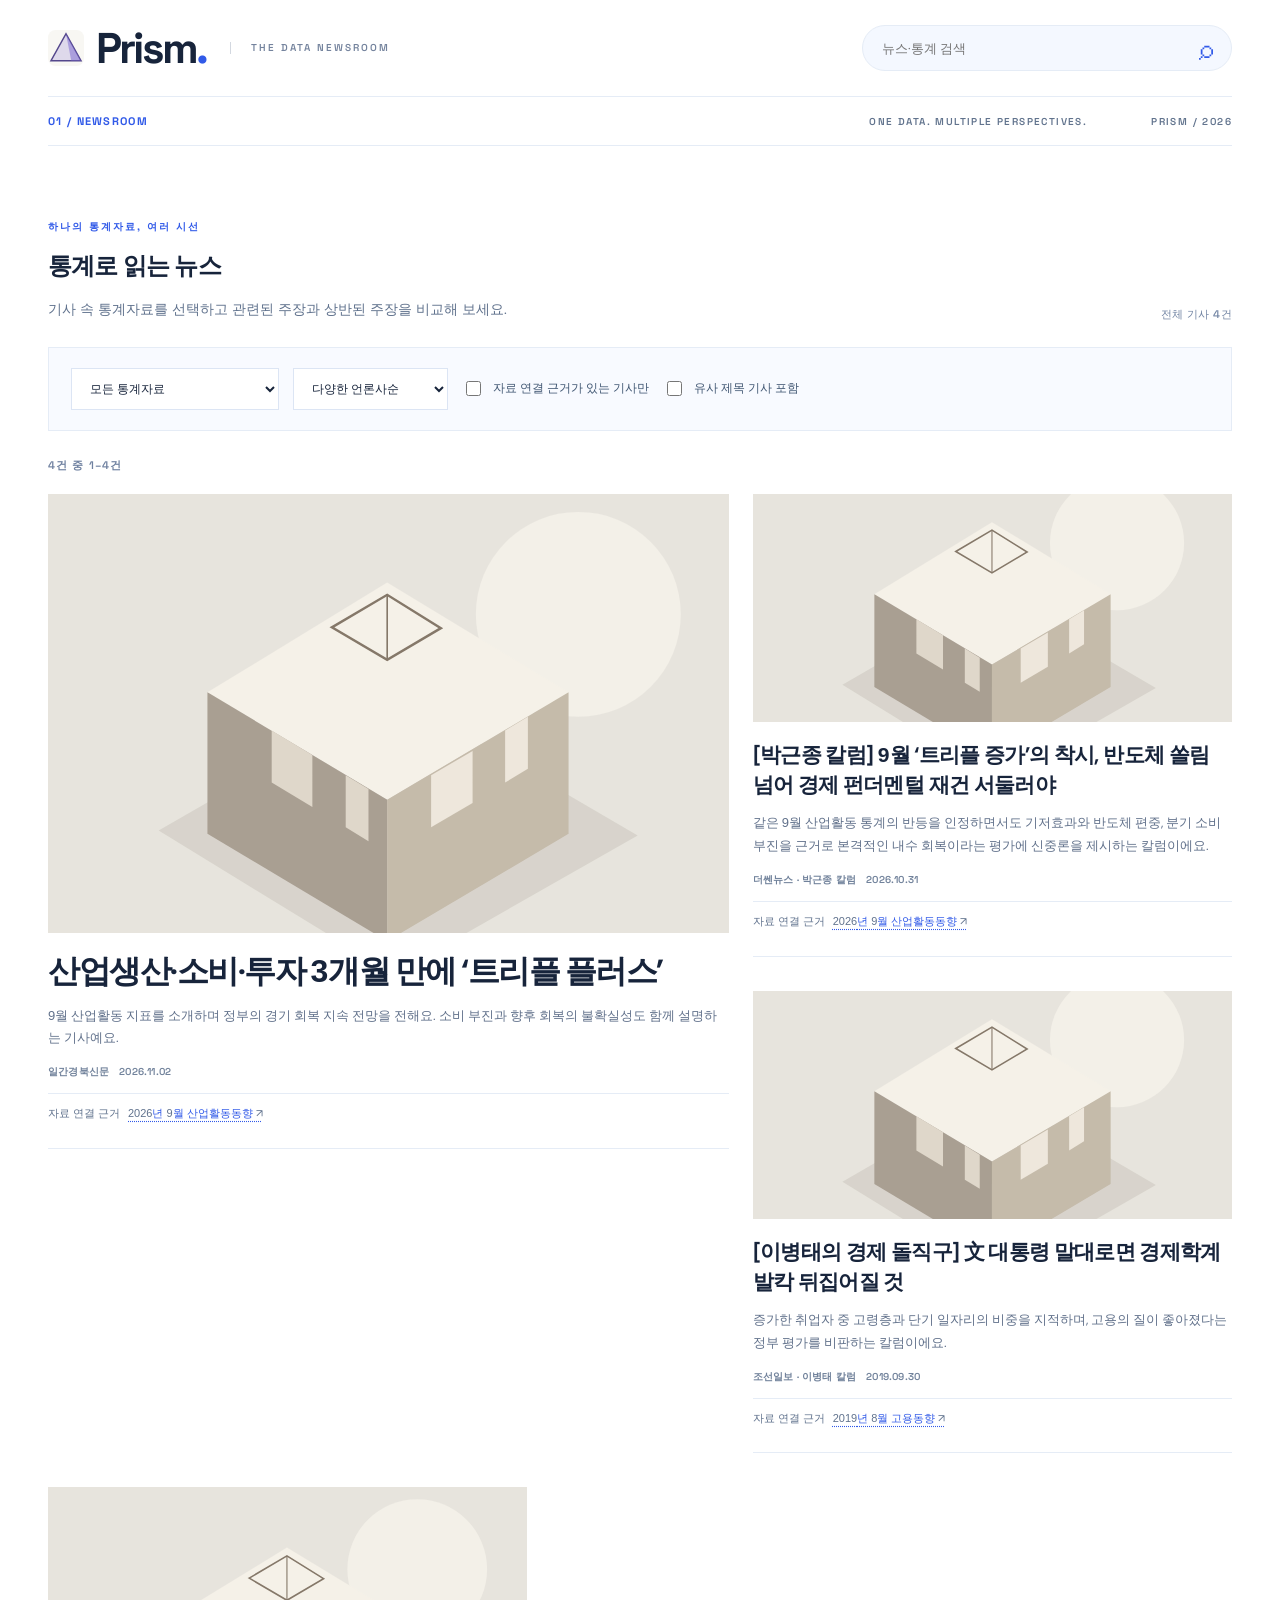
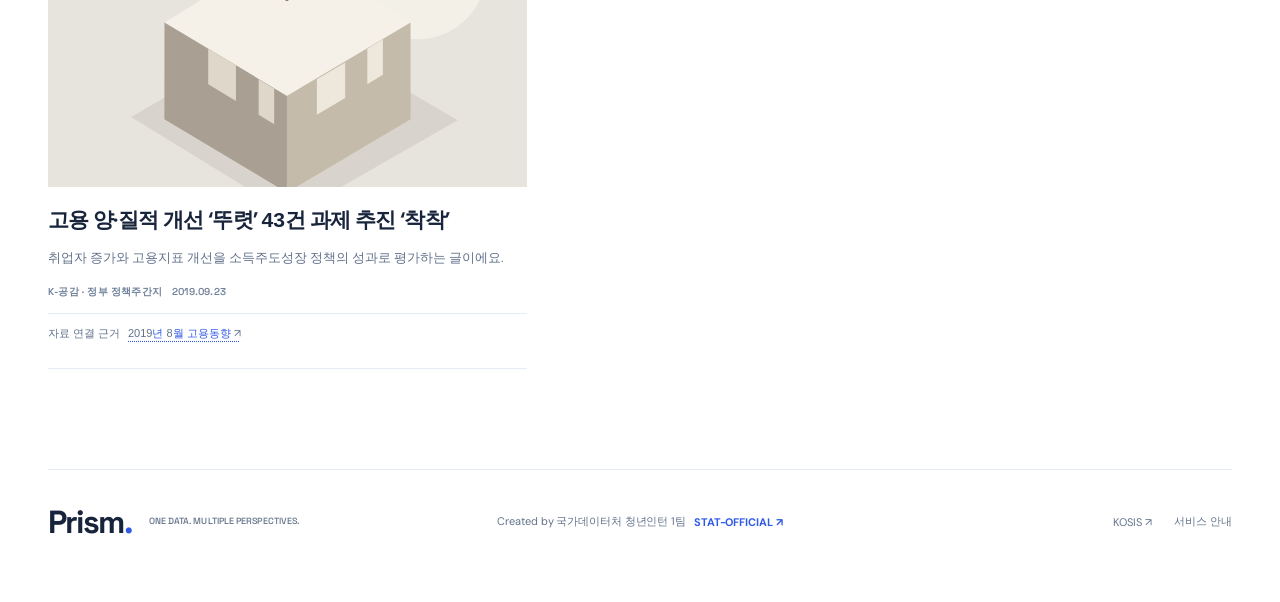
<file: Prism.preview.html>
<!doctype html>
<html lang="ko">
<head>
  <meta charset="utf-8">
  <meta name="viewport" content="width=device-width, initial-scale=1">
  <meta name="theme-color" content="#ffffff">
  <meta name="description" content="Prism — 통계자료를 중심으로 여러 기사를 읽는 뉴스 포털.">
  <title>Prism · 하나의 자료, 여러 시선</title>
  <link rel="icon" href="[data-uri]?v=4.1" type="image/svg+xml">
  <style>
:root {
  --ink:#1b2430;
  --muted:#707987;
  --line:#e4e8ee;
  --accent:#315ae8;
  --soft:#f5f7fa;
  color-scheme:light;
  font-family:Arial,"Malgun Gothic","Apple SD Gothic Neo",sans-serif;
  color:var(--ink);
  background:#fff;
}
* {
  box-sizing:border-box;
}
body {
  margin:0;
}
a {
  color:inherit;
  text-decoration:none;
}
button,input,select {
  font:inherit;
}
button,select {
  cursor:pointer;
}
button {
  color:inherit;
}
img {
  display:block;
  max-width:100%;
  object-fit:cover;
}
h1,h2,h3,p,figure {
  margin:0;
}
button:disabled {
  opacity:.45;
  cursor:default;
}
:focus-visible {
  outline:2px solid var(--accent);
  outline-offset:4px;
}
.wrap {
  width:min(1240px,calc(100% - 64px));
  margin:auto;
}
.num {
  font-family:Arial,Helvetica,sans-serif;
  font-variant-numeric:tabular-nums;
  letter-spacing:0;
}
.sr-only {
  position:absolute;
  width:1px;
  height:1px;
  padding:0;
  margin:-1px;
  overflow:hidden;
  clip:rect(0,0,0,0);
  white-space:nowrap;
  border:0;
}
.skip-link {
  position:fixed;
  top:-100px;
  left:16px;
  padding:12px;
  background:white;
  z-index:100;
}
.skip-link:focus {
  top:12px;
}
.site-header {
  border-bottom:1px solid var(--line);
}
.masthead {
  height:104px;
  display:flex;
  align-items:center;
  justify-content:space-between;
  gap:24px;
}
.brand {
  display:flex;
  align-items:center;
  gap:10px;
  font-size:38px;
  font-weight:800;
  letter-spacing:-1.7px;
}
.brand-period {
  color:var(--accent);
}
.brand-channel {
  font-size:16px;
  font-weight:500;
  letter-spacing:0;
  border-left:1px solid #d3d8e0;
  margin-left:8px;
  padding-left:18px;
  color:#5c6573;
}
.search-form {
  display:flex;
  border:1px solid #cdd4df;
  border-radius:4px;
  width:310px;
  height:42px;
}
.search-form input {
  border:0;
  min-width:0;
  flex:1;
  padding:0 14px;
  background:transparent;
  font-size:14px;
}
.search-form button {
  border:0;
  background:none;
  font-size:28px;
  padding:0 13px;
}
.section-nav {
  min-height:58px;
  display:flex;
  align-items:center;
}
.section-nav>a {
  font-weight:700;
  font-size:14px;
}
.home-heading {
  display:flex;
  justify-content:space-between;
  align-items:center;
  gap:16px;
  padding:32px 0 24px;
}
.home-heading h1 {
  font-size:24px;
  letter-spacing:-.8px;
}
.text-button {
  border:1px solid var(--line);
  border-radius:4px;
  background:white;
  padding:8px 12px;
}
.image-wrap {
  aspect-ratio:5/3;
  background:var(--soft);
  overflow:hidden;
}
.image-wrap img {
  width:100%;
  height:100%;
  object-fit:cover;
  transition:transform .2s;
}
.news-story>a:hover h2 {
  color:var(--accent);
}
.news-story>a:hover img {
  transform:scale(1.02);
}
.news-story h2 {
  font-size:19px;
  line-height:1.5;
  letter-spacing:-.6px;
  word-break:keep-all;
  overflow-wrap:anywhere;
}
.lead-deck {
  color:#687180;
  line-height:1.7;
  font-size:13px;
  margin-top:10px;
  display:-webkit-box;
  -webkit-line-clamp:2;
  -webkit-box-orient:vertical;
  overflow:hidden;
}
.byline {
  display:flex;
  flex-wrap:wrap;
  gap:10px;
  color:var(--muted);
  font-size:11px;
  line-height:1.5;
  margin-top:13px;
}
.news-sources {
  border-top:1px solid #edf0f4;
  padding-top:10px;
  margin-top:14px;
  font-size:11px;
  line-height:1.7;
  display:flex;
  flex-wrap:wrap;
  gap:4px 8px;
}
.news-sources span {
  color:var(--muted);
}
.news-sources .rss-source {
  color:#657493;
}
.rss-source[href]:hover {
  text-decoration:underline;
}
.secondary-story {
  padding-bottom:20px;
  border-bottom:1px solid var(--line);
}
.secondary-story h2 {
  font-size:20px;
}
.rail-story time {
  font-size:11px;
  color:var(--muted);
}
.section-heading h2 {
  font-size:20px;
}
.news-grid {
  display:grid;
  grid-template-columns:repeat(3,minmax(0,1fr));
  gap:32px 26px;
}
.news-card {
  padding-bottom:20px;
  border-bottom:1px solid var(--line);
}
.empty-search {
  text-align:center;
  padding:100px 24px;
}
.empty-search h1,.empty-search h2 {
  font-size:22px;
}
.empty-search p {
  margin-top:16px;
  color:var(--muted);
  line-height:1.7;
}
.empty-search .text-button {
  display:inline-block;
  margin-top:20px;
}
.article-topline {
  display:flex;
  gap:10px;
  font-size:12px;
  color:var(--muted);
  padding:25px 0;
}
.reading-layout {
  display:grid;
  grid-template-columns:minmax(0,820px) minmax(280px,1fr);
  gap:48px;
  align-items:start;
}
.reading-column {
  min-width:0;
}
.article-header {
  padding:12px 0 26px;
  border-bottom:1px solid var(--line);
}
.article-header h1 {
  font-size:35px;
  line-height:1.45;
  letter-spacing:-1.2px;
  word-break:keep-all;
  overflow-wrap:anywhere;
}
.article-meta {
  display:flex;
  flex-wrap:wrap;
  gap:10px 16px;
  font-size:12px;
  color:var(--muted);
  margin-top:22px;
  line-height:1.6;
}
.source-name {
  font-weight:700;
  color:#3c4656;
}
.article-meta a {
  color:#4d65a7;
  margin-left:auto;
}
.article-visual {
  margin:30px auto;
  width:100%;
  max-width:680px;
}
.article-visual img {
  width:100%;
  height:auto;
}
.article-body {
  max-width:720px;
  margin:0 auto;
  padding:8px 0 36px;
  font-family:"Malgun Gothic","Apple SD Gothic Neo",sans-serif;
  font-size:19px;
  line-height:1.95;
  letter-spacing:-.4px;
  overflow-wrap:anywhere;
}
.article-body p {
  margin:0 0 24px;
}
.body-unavailable {
  padding:18px 0;
}
.body-unavailable h2 {
  font-size:16px;
  margin-bottom:18px;
}
.body-notice {
  font-size:14px;
  color:var(--muted);
  padding-top:18px;
  border-top:1px solid var(--line);
}
.related-panel {
  position:sticky;
  top:20px;
  border-top:3px solid var(--accent);
  padding-top:19px;
  max-height:calc(100vh - 40px);
  overflow:auto;
  scrollbar-width:thin;
  scroll-margin-top:20px;
}
.panel-heading {
  display:flex;
  justify-content:space-between;
  align-items:center;
  gap:12px;
}
.panel-heading h2 {
  font-size:20px;
}
.related-card {
  border-top:1px solid var(--line);
  padding:18px 0;
}
.related-card>a {
  display:flow-root;
}
.related-card .image-wrap {
  float:right;
  width:80px;
  height:65px;
  margin:0 0 8px 12px;
}
.related-card .image-wrap img {
  object-fit:contain;
}
.related-card h2 {
  font-size:14px;
  line-height:1.7;
  letter-spacing:-.3px;
}
.related-card .lead-deck {
  font-size:12px;
  clear:both;
  padding-top:8px;
  margin-top:0;
}
.related-card .byline {
  margin-top:9px;
  font-size:10px;
}
.panel-empty {
  font-size:13px;
  line-height:1.8;
  padding:24px 0;
  color:var(--muted);
}
.mobile-panel-trigger,.sheet-backdrop {
  display:none;
}
.site-footer {
  border-top:1px solid var(--line);
  margin-top:64px;
  padding:28px 0 42px;
  display:flex;
  align-items:center;
  gap:20px;
  font-size:11px;
  color:var(--muted);
}
.footer-brand {
  font-size:23px;
  font-weight:800;
  letter-spacing:-1px;
  color:var(--ink);
}
.site-footer>div {
  display:flex;
  gap:20px;
  margin-left:auto;
}
.site-footer button {
  border:0;
  padding:0;
  background:none;
  color:inherit;
  font-size:inherit;
}
dialog {
  border:1px solid var(--line);
  border-radius:8px;
  width:min(520px,calc(100% - 32px));
  padding:32px;
  color:var(--ink);
}
dialog::backdrop {
  background:#15203466;
}
dialog h2 {
  margin-bottom:20px;
}
dialog p {
  font-size:14px;
  line-height:1.9;
  margin-bottom:16px;
  color:#5f6b7c;
}
.dialog-close {
  position:absolute;
  top:12px;
  right:14px;
  border:0;
  background:none;
  font-size:24px;
}
@media(max-width:1050px) {
  .wrap {
    width:calc(100% - 40px);
  }
  .reading-layout {
    grid-template-columns:minmax(0,1fr) 280px;
    gap:28px;
  }
  .article-header h1 {
    font-size:30px;
  }
  .news-grid {
    gap:26px 20px;
  }
}
@media(max-width:760px) {
  .wrap {
    width:calc(100% - 32px);
  }
  .masthead {
    height:82px;
    gap:16px;
  }
  .brand {
    font-size:32px;
    gap:7px;
  }
  .brand img {
    width:25px;
    height:25px;
  }
  .brand-channel {
    display:none;
  }
  .search-form {
    width:180px;
    height:38px;
  }
  .search-form input {
    padding:0 10px;
    font-size:12px;
  }
  .search-form button {
    padding:0 9px;
  }
  .section-nav {
    width:100%;
    padding:0 16px;
  }
  .home-heading {
    padding:24px 0 20px;
  }
  .home-heading h1 {
    font-size:21px;
  }
  .home-actions button {
    font-size:11px;
    padding:7px;
  }
  .secondary-story .lead-deck {
    -webkit-line-clamp:3;
    font-size:12px;
  }
  .news-grid {
    grid-template-columns:repeat(2,minmax(0,1fr));
    gap:24px 16px;
  }
  .news-card h2 {
    font-size:16px;
  }
  .news-card .lead-deck {
    font-size:12px;
  }
  .news-sources {
    font-size:10px;
  }
  .reading-layout {
    display:block;
  }
  .article-topline {
    padding:20px 0;
  }
  .article-header {
    padding-top:4px;
  }
  .article-header h1 {
    font-size:28px;
    letter-spacing:-.8px;
  }
  .article-meta {
    font-size:11px;
    gap:8px 12px;
    margin-top:18px;
  }
  .article-meta a {
    margin-left:0;
  }
  .article-visual {
    margin:24px 0;
  }
  .article-body {
    font-size:18px;
    line-height:1.95;
    padding-bottom:24px;
  }
  .article-body p {
    margin-bottom:24px;
  }
  .related-panel {
    display:none;
    position:fixed;
    inset:auto 0 0;
    max-height:83dvh;
    background:white;
    z-index:40;
    padding:22px 20px max(22px,env(safe-area-inset-bottom));
    border-radius:16px 16px 0 0;
    border-top:0;
    box-shadow:0 -10px 40px #13204122;
  }
  .sheet-open {
    overflow:hidden;
  }
  .sheet-open .related-panel {
    display:block;
  }
  .mobile-panel-trigger {
    display:block;
    position:fixed;
    bottom:max(18px,env(safe-area-inset-bottom));
    left:50%;
    transform:translateX(-50%);
    background:var(--accent);
    color:white;
    border:0;
    border-radius:24px;
    padding:13px 24px;
    z-index:20;
    box-shadow:0 3px 16px #315ae833;
    font-size:13px;
    white-space:nowrap;
  }
  .sheet-open .mobile-panel-trigger {
    display:none;
  }
  .sheet-open .sheet-backdrop {
    display:block;
    position:fixed;
    inset:0;
    background:#14203966;
    z-index:30;
    border:0;
    width:100%;
    height:100%;
  }
  .site-footer {
    margin-top:42px;
    flex-wrap:wrap;
    gap:14px;
    padding-bottom:90px;
  }
  .site-footer>span {
    font-size:10px;
  }
  .site-footer>div {
    width:100%;
    margin-left:0;
    gap:18px;
  }
  .empty-search {
    padding:70px 16px;
  }
}
@media(prefers-reduced-motion:reduce) {
  * {
    transition:none!important;
    scroll-behavior:auto!important;
  }
}
.eyebrow {
  color:var(--accent);
  font-size:12px;
  font-weight:700;
  margin-bottom:9px;
}
.home-description {
  color:var(--muted);
  font-size:14px;
  line-height:1.7;
  margin-top:12px;
}
.collection-meta {
  display:grid;
  gap:7px;
  color:var(--muted);
  font-size:12px;
  text-align:right;
  white-space:nowrap;
}
.news-filters {
  display:flex;
  flex-wrap:wrap;
  align-items:center;
  gap:12px;
  padding:18px 0;
  border-top:1px solid var(--line);
  border-bottom:1px solid var(--line);
}
.news-filters select {
  border:1px solid #cdd4df;
  border-radius:4px;
  padding:10px 30px 10px 12px;
  background:#fff;
  color:var(--ink);
  font-size:13px;
  max-width:420px;
}
.check-filter {
  display:flex;
  align-items:center;
  gap:6px;
  font-size:12px;
  color:#596577;
  cursor:pointer;
}
.check-filter input {
  accent-color:var(--accent);
  width:15px;
  height:15px;
}
.result-count {
  color:var(--muted);
  font-size:12px;
  margin:20px 0;
}
.evidence-badge.supported {
  color:#245c48;
  background:#eaf4ef;
}
.pagination {
  display:flex;
  justify-content:center;
  align-items:center;
  gap:8px;
  flex-wrap:wrap;
  padding:40px 0 10px;
  font-size:13px;
}
.pagination a,.pagination>span {
  padding:9px 12px;
  border:1px solid var(--line);
  border-radius:4px;
}
.pagination a[aria-current="page"] {
  background:var(--accent);
  color:white;
  border-color:var(--accent);
}
.pagination [aria-disabled="true"] {
  color:#8c94a0;
}
.relation-tabs {
  display:grid;
  grid-template-columns:1fr 1fr;
  margin-top:20px;
  border-bottom:1px solid var(--line);
}
.relation-tabs button {
  border:0;
  border-bottom:3px solid transparent;
  background:white;
  min-height:46px;
  padding:10px 5px;
  font-size:13px;
  font-weight:700;
}
.relation-tabs button[aria-selected="true"] {
  border-bottom-color:var(--accent);
  color:var(--accent);
}
.related-card h3 {
  font-size:15px;
  line-height:1.7;
  letter-spacing:-.3px;
  overflow-wrap:anywhere;
}
.related-card a:hover h3 {
  color:var(--accent);
}
.compare-button {
  margin-top:12px;
  width:100%;
  background:#f7f9ff;
  color:#3156bf;
  border:1px solid #dfe5f6;
  border-radius:4px;
  padding:10px;
  font-size:12px;
}
.compare-button:hover {
  background:#edf1ff;
}
.panel-empty h3 {
  font-size:14px;
  color:#4e5a6d;
  margin-bottom:10px;
}
.panel-empty p {
  font-size:12px;
  line-height:1.8;
}
.comparison-dialog {
  width:min(1080px,calc(100% - 40px));
  max-height:90dvh;
  padding:36px;
}
.comparison-columns {
  display:grid;
  grid-template-columns:1fr 1fr;
  gap:24px;
  margin-top:22px;
}
.comparison-columns article {
  border:1px solid var(--line);
  padding:24px;
  border-radius:5px;
  min-width:0;
}
.comparison-columns h3 {
  font-size:18px;
  line-height:1.6;
  margin:8px 0 0;
  overflow-wrap:anywhere;
}
.comparison-article-heading {
  margin-bottom:16px;
}
.comparison-thumbnail {
  width:100%;
  height:180px;
  margin-bottom:20px;
  border:1px solid var(--line);
  border-radius:4px;
  overflow:hidden;
  background:var(--soft);
}
.comparison-thumbnail img {
  width:100%;
  height:100%;
  object-fit:contain;
}
.comparison-excerpt {
  margin:0 0 24px;
}
.comparison-excerpt figcaption {
  font-size:12px;
  font-weight:600;
  color:var(--muted);
  margin-bottom:8px;
}
.comparison-columns blockquote {
  margin:0;
  padding:16px;
  background:var(--soft);
  font-size:16px;
  line-height:1.9;
  overflow-wrap:anywhere;
}
.comparison-columns .text-button {
  display:inline-block;
  font-size:12px;
}
.comparison-sources {
  display:grid;
  gap:10px;
  margin-top:24px;
  padding:20px;
  background:var(--soft);
  font-size:13px;
  line-height:1.8;
}
.comparison-sources h3 {
  font-size:12px;
  color:var(--muted);
}
.news-card h2 {
  margin-top:16px;
}
.statistic-source {
  color:var(--accent);
  font:inherit;
  line-height:inherit;
  overflow-wrap:anywhere;
}
button.statistic-source {
  border:0;
  background:transparent;
  padding:0;
  text-align:left;
  text-decoration:underline;
  text-decoration-style:dotted;
  text-underline-offset:4px;
}
.statistic-source[href] {
  text-decoration:underline;
  text-decoration-style:dotted;
  text-underline-offset:4px;
}
.statistic-source[aria-pressed="true"] {
  color:#203fa4;
  background:#eaf0ff;
  border-radius:3px;
}
.statistic-source.unavailable {
  color:#596577;
}
.article-statistics {
  display:grid;
  gap:10px;
  margin-top:24px;
  padding-top:20px;
  border-top:1px solid var(--line);
}
.article-statistics>span {
  color:var(--muted);
  font-size:11px;
}
.article-statistics>div {
  display:flex;
  flex-wrap:wrap;
  gap:10px;
  font-size:13px;
  line-height:1.7;
}
.article-statistics .statistic-source {
  padding:8px 11px;
  background:#f4f6fb;
  border-radius:4px;
}
.article-statistics .statistic-source[aria-pressed="true"] {
  background:#eaf0ff;
}
.inline-source {
  display:inline;
  vertical-align:baseline;
}
.inline-source>span[aria-hidden] {
  font-size:.72em;
}
.panel-close {
  display:block;
  border:0;
  background:none;
  font-size:26px;
  padding:0 4px;
}
.selected-source {
  color:#4f607c;
  background:#f5f7fc;
  border-radius:4px;
  margin-top:16px;
  padding:12px;
  font-size:13px;
  line-height:1.8;
  overflow-wrap:anywhere;
}
.comparison-context { color:var(--muted); font-size:13px; line-height:1.8; }
.body-unavailable blockquote { margin:18px 0; padding:18px; background:var(--soft); }
.unverified { color:var(--muted); }
.news-card .lead-deck { margin:12px 0; font-size:13px; line-height:1.8; color:var(--muted); }
.mobile-panel-trigger[hidden] {
  display:none;
}
@media(max-width:760px) {
  .home-heading {
    align-items:flex-start;
  }
  .home-description {
    font-size:12px;
  }
  .collection-meta {
    font-size:10px;
    white-space:normal;
    min-width:90px;
    line-height:1.6;
  }
  .news-filters {
    gap:12px 8px;
  }
  .news-filters>label:first-child {
    width:100%;
  }
  .news-filters select {
    max-width:100%;
    font-size:12px;
  }
  #release-filter {
    width:100%;
  }
  .check-filter {
    font-size:11px;
  }
  .comparison-dialog {
    width:calc(100% - 24px);
    padding:30px 18px 20px;
  }
  .comparison-columns {
    grid-template-columns:1fr;
    gap:14px;
  }
  .comparison-columns article {
    padding:18px;
  }
  .comparison-columns h3 {
    font-size:17px;
  }
  .comparison-thumbnail {
    height:160px;
  }
  .comparison-columns blockquote {
    font-size:15px;
  }
}

</style>
  <style>
/* Prism / Clear Editorial x Prismatic Light · Presentation-only layer */
@import url('https://fonts.googleapis.com/css2?family=DM+Sans:wght@400;500;600;700;800&family=Space+Grotesk:wght@400;500;600;700&display=swap');
:root { --ink:#17243B;--muted:#60728d;--line:#e5ecf6;--accent:#315ae8;--soft:#f4f8ff;--ice:#f4f8ff;--cyan:#63d8f5;--violet:#b9acff;--lavender:#e8dfff;--font-display:'Space Grotesk','SUIT','Pretendard',sans-serif; font-family:'DM Sans','Pretendard','SUIT','Apple SD Gothic Neo','Malgun Gothic',sans-serif; }
html { scroll-behavior:smooth; }
body { background:#fff;color:var(--ink); }
.wrap { width:min(1380px,calc(100% - 96px)); }
.site-header { position:relative;z-index:5;background:#fff; border-bottom:1px solid var(--line); }
.masthead { height:96px; }
.brand { font-family:var(--font-display); font-size:43px;letter-spacing:-2.8px;font-weight:700;gap:12px; }
.brand img { width:36px;height:36px; }
.brand-channel { font:600 10px/1.2 var(--font-display);letter-spacing:2px;margin-left:12px;padding-left:20px;color:#74839d; }
.search-form { width:min(370px,38vw);height:46px;border-radius:99px;background:var(--ice);border-color:var(--line);transition:box-shadow .25s,border-color .25s; }
.search-form:focus-within { box-shadow:0 0 0 4px #315ae819;border-color:var(--accent); }
.search-form input { padding-left:19px;font-size:13px;outline:none; }
.search-form button { color:var(--accent);padding:0 18px; }
.section-nav { height:50px;min-height:50px;justify-content:space-between;border-top:1px solid var(--line);font:600 10px var(--font-display);letter-spacing:1.4px;color:#61738d; }
.section-nav>a { font:700 11px var(--font-display);letter-spacing:1.3px;color:var(--accent); }
.section-nav>span:nth-child(2) { margin-left:auto;margin-right:5vw; }
.editorial-hero { display:grid;grid-template-columns:55% 45%;min-height:510px;overflow:hidden;background:#f4f8ff;border:1px solid #e9eeff;margin-top:28px; }
.hero-copy { position:relative;z-index:1;display:flex; flex-direction:column;justify-content:space-between;padding:30px clamp(24px,4vw,68px) 36px; }
.hero-topline { display:flex;justify-content:space-between;gap:12px;max-width:640px;font:700 9px var(--font-display);letter-spacing:1.3px;color:#647ba1; }
.hero-kicker { margin-top:auto;margin-bottom:19px;font:700 11px var(--font-display);letter-spacing:2.8px;color:#315ae8; }
.hero-title { font:700 clamp(48px,5.2vw,90px)/.96 var(--font-display);letter-spacing:-.085em;color:#17243b;white-space:nowrap;margin-bottom:auto; }
.hero-title em { font-weight:500;font-style:italic;color:#315ae8;letter-spacing:-.09em; }
.hero-dot { color:#63d8f5; }
.hero-bottom { display:flex;gap:24px;align-items:end;justify-content:space-between;margin-top:32px; }
.hero-bottom p { font-size:14px;line-height:1.65;color:#546682; }
.hero-bottom>span { color:#315ae8;white-space:nowrap;font:700 10px var(--font-display);letter-spacing:1.2px; }
.hero-bottom>span span { font-size:25px;vertical-align:middle;margin-left:8px; }
.hero-art { overflow:hidden;isolation:isolate;position:relative;background:radial-gradient(ellipse at 48% 56%,#fff 0 4%,#f4f8ff 26%,#dcecff 69%,#baccff 110%); }
.hero-art:before { content:'';position:absolute;inset:-25%;background:radial-gradient(ellipse at 60% 35%,#8de8ffad,transparent 30%),radial-gradient(ellipse at 40% 65%,#b9acffbb,transparent 42%),radial-gradient(ellipse at 87% 78%,#315ae844,transparent 37%);filter:blur(12px); }
.glass-orbit { position:absolute;border:1px solid #ffffffbb;box-shadow: inset 5px 6px 15px #ffffffad,inset -6px -8px 25px #557cf033,0 10px 50px #5277b025;transform:rotate(-33deg);border-radius:50%; }
.orbit-one { width:490px;height:260px;left:7%;top:19%; }
.orbit-two { width:400px;height:175px;left:16%;top:42%;transform:rotate(43deg);border-color:#69daff99; }
.glass-ribbon {position:absolute;display:block;width:135px;height:630px;top:-60px;border-radius:80px;backdrop-filter:blur(7px);background:linear-gradient(100deg,#ffffff44 0%,#b8d9ffba 18%,#ffffffbd 37%,#9ad8ff80 50%,#b9acff80 67%,#ffffffb8 87%,#79ccff55 100%);border-left:2px solid #ffffffdd;border-right:2px solid #577eff66;box-shadow:12px 15px 60px #6a7aff44,inset 6px 0 15px #ffffffbb; }
.ribbon-one { left:43%;transform:rotate(36deg); }
.ribbon-two { left:55%;transform:rotate(-28deg);width:108px;opacity:.8; }
.hero-art-label,.hero-art-number { position:absolute;bottom:30px;font:700 10px var(--font-display);letter-spacing:1.7px;color:#254ac4; }
.hero-art-label { left:30px; }.hero-art-number { right:26px; }
.home-heading {padding:74px 0 25px;align-items:end; }
.home-heading h2 {font:700 clamp(30px,3.4vw,52px)/1.12 var(--font-display);letter-spacing:-2px;}
.eyebrow { font:700 10px var(--font-display);letter-spacing:2px;margin-bottom:16px; }
.home-description {font-size:14px;margin-top:16px; }
.collection-meta {font:500 11px var(--font-display);color:#7083a2;letter-spacing:.4px; }
.news-filters {background:#f8faff;padding:20px 22px;border:1px solid var(--line);gap:14px; }
.news-filters select {border:1px solid #dce5f4;border-radius:0;padding:11px 32px 11px 14px;background:white;font-size:12px; }
.check-filter {font-size:12px;gap:9px;color:#415773; }
.check-filter input {accent-color:#315ae8; }
.result-count {margin:27px 0 21px;font:600 11px var(--font-display);letter-spacing:1.1px;color:#6f81a0; }
.news-grid {display:grid;grid-template-columns:repeat(12,minmax(0,1fr));gap:34px 24px;align-items:start; }
.news-card {grid-column:span 4;min-width:0;border-bottom:1px solid var(--line);padding-bottom:25px;position:relative; }
.news-card:nth-child(1) {grid-column:span 7;grid-row:span 2;}
.news-card:nth-child(2),.news-card:nth-child(3) {grid-column:span 5; }
.news-card:nth-child(1) .image-wrap {aspect-ratio:1.55;}
.news-card:nth-child(2) .image-wrap,.news-card:nth-child(3) .image-wrap { aspect-ratio:2.1; }
.news-card:nth-child(6n + 4) {grid-column:span 5;}
.news-card:nth-child(6n + 5) {grid-column:span 3;}
.news-card:nth-child(6n + 6) {grid-column:span 4;}
.news-card .image-wrap {aspect-ratio:1.6;background:#e8effa;position:relative; }
.news-card .image-wrap:after {content:'↗';position:absolute;right:14px;bottom:14px;width:35px;height:35px;display:grid;place-items:center;background:white;color:#315ae8;font-size:19px;opacity:0;transform:translateY(7px);transition:opacity .3s,transform .3s;}
.news-card>a:hover .image-wrap:after,.news-card>a:focus-visible .image-wrap:after {opacity:1;transform:none;}
.news-card .image-wrap img {transition:transform .6s cubic-bezier(.2,.7,.2,1);}
.news-card>a:hover img { transform:scale(1.055); }
.news-card h2 {margin-top:18px;font-size:clamp(17px,1.65vw,25px);line-height:1.43;letter-spacing:-.65px;font-weight:700;}
.news-card:nth-child(1) h2 {font-size:clamp(26px,2.5vw,39px);line-height:1.3;letter-spacing:-1.5px;}
.news-card .lead-deck {font-size:13px;line-height:1.75;margin-top:12px;color:#61718b;}
.news-card .byline {font:600 10px var(--font-display);letter-spacing:.2px;color:#71829b;margin-top:15px;}
.news-card .news-sources {font-size:11px;border-color:#e5ecf6;}
.article-topline {padding:37px 0 24px;font:700 10px var(--font-display);letter-spacing:1.2px;text-transform:uppercase;color:#7b8baa;}
.reading-layout {grid-template-columns:minmax(0,1.8fr) minmax(295px,.8fr);gap:clamp(28px,4vw,72px);}
.article-header {padding:14px 0 32px;border-bottom:1px solid var(--line);}
.article-header:before {content:'PRISM / ARTICLE';display:block;margin-bottom:26px;font:700 10px var(--font-display);letter-spacing:2.2px;color:var(--accent);}
.article-header h1 {font-size:clamp(34px,3.8vw,62px);line-height:1.24;letter-spacing:-2.2px;}
.article-meta {font-size:12px;margin-top:27px;}
.article-visual {max-width:none;margin:30px auto;}
.article-visual img {max-height:580px;object-fit:contain;background:#f4f8ff;}
.article-body {max-width:740px;font-size:18px;line-height:2.05;}
.article-statistics {margin-top:30px;background:#f4f8ff;border:1px solid #e5ecf6;padding:22px;}
.related-panel {border-top:3px solid #315ae8;top:26px;background:#fff;padding:25px 4px 0;}
.panel-heading h2 {font:700 23px var(--font-display);letter-spacing:-.9px;}
.selected-source {font-size:15px;line-height:1.7;}
.relation-tabs button {font-size:12px;transition:background .2s;}
.relation-tabs button:hover {background:#f4f8ff;}
.compare-button {background:#edf2ff;border-color:#dce5ff;color:#274cc8;border-radius:0;font-weight:700;transition:background .2s,transform .2s;}
.compare-button:hover {background:#dae5ff;transform:translateY(-2px);}
.comparison-dialog {border:1px solid #dce5fc;border-radius:0;box-shadow:0 26px 90px #17243b2b;padding:clamp(18px,4vw,45px);}
.comparison-dialog>h2 {font:700 clamp(26px,3vw,42px) var(--font-display);letter-spacing:-1.5px;border-bottom:1px solid #e5ecf6;padding-bottom:21px;}
.comparison-context {line-height:1.8;}
.comparison-columns {gap:18px;}
.comparison-columns article {border-radius:0;border:1px solid #dbe5f7;border-top:5px solid #315ae8;background:#f8faff;padding:clamp(17px,2.3vw,30px);}
.comparison-columns article:nth-child(2) {background:#fcfaff;border-top-color:#a58bec;border-color:#e8dfff;}
.comparison-columns blockquote {background:white;border-left:3px solid #315ae8;padding:18px;}
.comparison-columns article:nth-child(2) blockquote {border-left-color:#a58bec;}
.comparison-sources {background:linear-gradient(90deg,#edf3ff,#f7f4ff);border:1px solid #e5ecf6;padding:24px;}
.pagination a,.pagination>span {border-radius:0;}
.site-footer {margin-top:100px;padding-top:36px;padding-bottom:64px;}
.footer-brand {font:700 35px var(--font-display);letter-spacing:-2px;}
.text-button {border-radius:0;}
@media(max-width:1100px){.wrap{width:calc(100% - 52px)}.hero-title{font-size:clamp(42px,5.3vw,68px)}.editorial-hero{min-height:435px}.news-card:nth-child(n){grid-column:span 6;grid-row:auto}.news-card:nth-child(1){grid-column:span 12}.news-card:nth-child(1) .image-wrap{aspect-ratio:2.1}}
@media(max-width:760px){.wrap{width:calc(100% - 32px)}.masthead{height:78px}.brand{font-size:33px}.brand img{width:27px;height:27px}.brand-channel,.section-nav>span{display:none}.section-nav{height:40px;min-height:40px}.search-form{width:155px;height:40px}.editorial-hero{grid-template-columns:1fr;min-height:0;margin-top:16px}.hero-copy{min-height:330px;padding:22px 24px}.hero-topline span:last-child{display:none}.hero-kicker{margin-bottom:14px}.hero-title{font-size:clamp(39px,10vw,65px);letter-spacing:-.075em}.hero-bottom{margin-top:22px}.hero-bottom p{font-size:12px}.hero-bottom>span{font-size:8px}.hero-art{height:205px}.glass-ribbon{height:450px;top:-95px}.hero-art-label,.hero-art-number{bottom:18px}.home-heading{padding:45px 0 22px;display:block}.home-heading h2{font-size:34px}.collection-meta{text-align:left;margin-top:20px;display:flex;gap:18px}.news-filters{padding:15px;gap:11px}.news-filters label:has(select){flex:1 1 180px}.news-filters select{width:100%;max-width:none}.news-card:nth-child(n){grid-column:span 12}.news-card:nth-child(1) .image-wrap{aspect-ratio:1.45}.news-card:nth-child(1) h2{font-size:26px}.news-card .image-wrap{aspect-ratio:1.7}.news-grid{gap:31px}.article-header h1{font-size:34px;letter-spacing:-1.3px}.article-body{font-size:17px}.related-panel{position:fixed;top:auto;border:0;border-radius:18px 18px 0 0;padding:22px 18px max(22px,env(safe-area-inset-bottom))}.comparison-columns{grid-template-columns:1fr}.comparison-dialog{max-height:92dvh}.site-footer{margin-top:60px}}
@media(max-width:390px){.hero-title{font-size:36px}.brand{font-size:29px}.search-form{width:145px}.hero-bottom>span{display:none}}
@media(prefers-reduced-motion:reduce){html{scroll-behavior:auto}.news-card .image-wrap:after,.news-card .image-wrap img,.compare-button{transition:none!important}}

/* Footer / one-line 3-zone identity: brand, centered maker, useful links. */
.site-footer.wrap {
  display: grid;
  grid-template-columns: minmax(0,1fr) max-content minmax(0,1fr);
  align-items: center;
  column-gap: clamp(14px,2vw,30px);
  border-top: 1px solid var(--line);
  margin-top: 100px;
  padding-top: 36px;
  padding-bottom: 64px;
  color: #61728A;
}
.site-footer .footer-identity,
.site-footer .footer-credit,
.site-footer .footer-links { display:flex;align-items:center;flex-wrap:nowrap;white-space:nowrap;min-width:0;margin-left:0;width:auto; }
.site-footer .footer-identity { gap:17px;justify-self:start; }
.site-footer .footer-brand { font:700 32px/1 var(--font-display); letter-spacing:-1.9px;color:#17243B; }
.site-footer .footer-brand-period { color:#315AE8; }
.site-footer .footer-tagline {font:500 9px/1.3 var(--font-display);letter-spacing:.08px;color:#61728A;}
.site-footer .footer-credit { gap:8px;justify-self:center;font-size:11px;letter-spacing:-.1px; }
.site-footer .footer-team {color:#315AE8;font-weight:700;text-decoration:none;transition:color .2s ease;}
.site-footer .footer-team:hover {color:#17243B;}
.site-footer .footer-links {gap:22px;justify-self:end;margin:0;width:auto;font-size:11px;}
.site-footer .footer-links a {color:inherit;text-decoration:none;}
.site-footer .footer-links a:hover,.site-footer .footer-links button:hover {color:#315AE8;}
.site-footer .footer-links button {cursor:pointer;}
.site-footer a:focus-visible,.site-footer button:focus-visible {outline:2px solid #315AE8;outline-offset:5px;border-radius:2px;}
@media (max-width: 1080px) {
  .site-footer.wrap {grid-template-columns:1fr auto;row-gap:20px;}
  .site-footer .footer-identity {grid-column:1;}
  .site-footer .footer-links {grid-column:2;grid-row:1;}
  .site-footer .footer-credit {grid-column:1 / -1;justify-self:center;}
}
@media (max-width: 760px) {
  .site-footer.wrap {grid-template-columns:1fr;gap:18px;padding-bottom:45px;margin-top:60px;}
  .site-footer .footer-identity,.site-footer .footer-credit,.site-footer .footer-links {grid-column:1;grid-row:auto;justify-self:start;width:auto;margin:0;}
  .site-footer .footer-brand {font-size:29px;}
  .site-footer .footer-tagline {font-size:8px;}
  .site-footer .footer-credit {font-size:10px;}
  .site-footer .footer-links {gap:19px;}
}
@media (max-width: 390px) {
  .site-footer .footer-identity {gap:10px;}
  .site-footer .footer-tagline {font-size:7px;}
  .site-footer .footer-credit {gap:5px;font-size:9px;}
}

/* Align the lower newsroom divider with the same centered content width as the upper divider. */
.site-header { border-bottom: 0; }
.section-nav.wrap { border-bottom: 1px solid var(--line); }

</style>
</head>
<body>
  <a class="skip-link" href="#main">본문으로 이동</a>
  <header class="site-header">
    <div class="masthead wrap">
      <a class="brand" href="#/" aria-label="Prism 홈">
        <img src="[data-uri]" alt="" width="29" height="29">
        <span>Prism<span class="brand-period">.</span></span><span class="brand-channel">THE DATA NEWSROOM</span>
      </a>
      <form class="search-form" id="search-form" role="search">
        <label class="sr-only" for="search">뉴스 검색</label>
        <input id="search" name="q" placeholder="뉴스·통계 검색" autocomplete="off" maxlength="120">
        <button type="submit" aria-label="검색">⌕</button>
      </form>
    </div>
    <nav class="section-nav wrap" aria-label="뉴스 메뉴"><a href="#/">01 / NEWSROOM</a><span>ONE DATA. MULTIPLE PERSPECTIVES.</span><span class="nav-edition">PRISM / 2026</span></nav>
  </header>
  <main id="main" class="wrap" tabindex="-1"></main>
  <footer class="site-footer wrap footer-one-line" aria-label="Prism 사이트 정보">
    <div class="footer-identity">
      <a class="footer-brand" href="https://github.com/Stat-Official/Prism" target="_blank" rel="noopener noreferrer" aria-label="Prism 프로젝트 GitHub 저장소 (새 창)">Prism<span class="footer-brand-period">.</span></a>
      <span class="footer-tagline">ONE DATA. MULTIPLE PERSPECTIVES.</span>
    </div>
    <div class="footer-credit">
      <span>Created by 국가데이터처 청년인턴 1팀</span>
      <a class="footer-team" href="https://github.com/Stat-Official" target="_blank" rel="noopener noreferrer" aria-label="STAT-OFFICIAL GitHub 조직 (새 창)">STAT-OFFICIAL <span aria-hidden="true">↗</span></a>
    </div>
    <div class="footer-links"><a href="https://kosis.kr/" target="_blank" rel="noopener noreferrer">KOSIS ↗</a><button type="button" id="footer-info">서비스 안내</button></div>
  </footer>
  <dialog id="info-dialog" aria-labelledby="info-title">
    <button type="button" class="dialog-close" id="info-close" aria-label="안내 닫기">×</button>
    <h2 id="info-title">Prism</h2>
    <p>기사 속 통계자료를 선택하고 관련된 주장과 상반된 주장을 비교하는 포털이에요. 수집한 기사 전체를 탐색하고, 자료 연결 근거가 있는 기사만 따로 볼 수도 있어요.</p>
    <p>비교할 다른 기사가 있는 자료명을 누르면 같은 자료를 사용한 기사들의 주장이 표시돼요.</p>
    <p>비교 화면에서는 양쪽 기사의 발췌문과 맥락을 살펴보고, 기사 원문과 통계자료도 확인할 수 있어요.</p>
  </dialog>
  <dialog id="comparison-dialog" class="comparison-dialog" aria-labelledby="comparison-title">
    <button type="button" class="dialog-close" id="comparison-close" aria-label="비교 닫기">×</button>
    <h2 id="comparison-title">주장 비교</h2>
    <div id="comparison-content"></div>
  </dialog>
<script id="prism-data" type="application/json">{"schemaVersion":2,"meta":{"collectionId":"selected-comparison-demo","mode":"curated_demo","collectedAt":null,"reviewedAt":"2026-11-03","analysis":null},"articles":[{"id":"6771042e3cc2d672948c","title":"고용 양·질적 개선 ‘뚜렷’ 43건 과제 추진 ‘착착’","url":"https://gonggam.korea.kr/newsContentView.es?code_cd=0107030000&content=NC002&mid=a12700000000&news_id=EBC6D40143864203E0540021F662AC5F&section_id=NCCD_POLICY","publisher":"K-공감 · 정부 정책주간지","providedAt":"2019-09-23","summary":"취업자 증가와 고용지표 개선을 소득주도성장 정책의 성과로 평가하는 글이에요.","body":"가장 눈에 띄는 변화는 고용의 양적·질적 개선이다.","bodyStatus":"selected_excerpt","imageUrl":"","speaker":"K-공감 기사 서술","selectionId":"employment-quality-2019-08","selectedExcerpt":true,"matchedReleaseIds":["03fccc8ba9b234cc7382"],"rssTitles":["2019년 8월 고용동향"],"releaseIds":["03fccc8ba9b234cc7382"],"candidateReleaseIds":[],"sourceMatchStatus":"supported","queries":[],"queryRanks":{},"duplicateOf":null,"sourceMatches":[{"releaseId":"03fccc8ba9b234cc7382","status":"supported","basis":"assistant_selection","reason":"본문에서 통계청이 발표한 8월 고용동향을 명시하고, 2018년 같은 달보다 취업자가 45만2000명 늘었다는 수치를 사용해요.","evidence":["45만 2000명 증가했다."]}],"claims":[{"text":"가장 눈에 띄는 변화는 고용의 양적·질적 개선이다.","kind":"selected_excerpt","speaker":"K-공감 기사 서술"}],"relations":{"related":[],"opposed":[{"articleId":"fd888bfcb213a56830fe","releaseIds":["03fccc8ba9b234cc7382"],"basis":"assistant_selection","score":2.0,"nliCompared":false,"selectionId":"employment-quality-2019-08","oppositionLabel":"고용의 질에 대한 해석 차이","reason":"같은 고용통계의 취업자 증가를 두고 고용의 질이 개선됐는지에 대한 평가가 달라요.","qualification":"두 글은 취업자 증가라는 공통 통계에서 출발하며, 고용의 질을 판단하는 기준과 정책 효과 평가가 달라요. 정부 정책주간지 기사와 개인 필자의 칼럼을 비교해요.","currentPosition":"고용의 양적·질적 개선으로 평가해요.","otherPosition":"고용의 질이 개선됐다는 평가를 비판해요.","currentEvidence":"가장 눈에 띄는 변화는 고용의 양적·질적 개선이다.","otherEvidence":"노인들을 위해 만든 일자리는 경제학에서 말하는 일자리와는 거리가 멀다."}]}},{"id":"fd888bfcb213a56830fe","title":"[이병태의 경제 돌직구] 文 대통령 말대로면 경제학계 발칵 뒤집어질 것","url":"https://www.chosun.com/site/data/html_dir/2019/09/29/2019092901988.html","publisher":"조선일보 · 이병태 칼럼","providedAt":"2019-09-30","summary":"증가한 취업자 중 고령층과 단기 일자리의 비중을 지적하며, 고용의 질이 좋아졌다는 정부 평가를 비판하는 칼럼이에요.","body":"노인들을 위해 만든 일자리는 경제학에서 말하는 일자리와는 거리가 멀다.","bodyStatus":"selected_excerpt","imageUrl":"","speaker":"이병태 · 당시 KAIST 경영대학 교수","selectionId":"employment-quality-2019-08","selectedExcerpt":true,"matchedReleaseIds":["03fccc8ba9b234cc7382"],"rssTitles":["2019년 8월 고용동향"],"releaseIds":["03fccc8ba9b234cc7382"],"candidateReleaseIds":[],"sourceMatchStatus":"supported","queries":[],"queryRanks":{},"duplicateOf":null,"sourceMatches":[{"releaseId":"03fccc8ba9b234cc7382","status":"supported","basis":"assistant_selection","reason":"본문의 전년 대비 취업자 증가 45만2000명과 60세 이상 증가 39만1000명은 공식 2019년 8월 고용동향과 일치해요. 필자는 이 자료를 근거로 고용의 질 개선이라는 평가를 반박해요.","evidence":["45만2000개 늘어났다는 일자리"]}],"claims":[{"text":"노인들을 위해 만든 일자리는 경제학에서 말하는 일자리와는 거리가 멀다.","kind":"selected_excerpt","speaker":"이병태 · 당시 KAIST 경영대학 교수"}],"relations":{"related":[],"opposed":[{"articleId":"6771042e3cc2d672948c","releaseIds":["03fccc8ba9b234cc7382"],"basis":"assistant_selection","score":2.0,"nliCompared":false,"selectionId":"employment-quality-2019-08","oppositionLabel":"고용의 질에 대한 해석 차이","reason":"같은 고용통계의 취업자 증가를 두고 고용의 질이 개선됐는지에 대한 평가가 달라요.","qualification":"두 글은 취업자 증가라는 공통 통계에서 출발하며, 고용의 질을 판단하는 기준과 정책 효과 평가가 달라요. 정부 정책주간지 기사와 개인 필자의 칼럼을 비교해요.","currentPosition":"고용의 질이 개선됐다는 평가를 비판해요.","otherPosition":"고용의 양적·질적 개선으로 평가해요.","currentEvidence":"노인들을 위해 만든 일자리는 경제학에서 말하는 일자리와는 거리가 멀다.","otherEvidence":"가장 눈에 띄는 변화는 고용의 양적·질적 개선이다."}]}},{"id":"8981c08c42162c918593","title":"산업생산·소비·투자 3개월 만에 ‘트리플 플러스’","url":"https://www.newgbnews.com/news/view.php?idx=410984","publisher":"일간경북신문","providedAt":"2026-11-02","summary":"9월 산업활동 지표를 소개하며 정부의 경기 회복 지속 전망을 전해요. 소비 부진과 향후 회복의 불확실성도 함께 설명하는 기사예요.","body":"추세적인 성장 흐름이 지속될 것으로 전망했다.","bodyStatus":"selected_excerpt","imageUrl":"","speaker":"재정경제부 · 김상태 기자가 전한 정부 전망","selectionId":"economic-recovery-2026-09","selectedExcerpt":true,"matchedReleaseIds":["3bd28debc6dce7d59c4c"],"rssTitles":["2026년 9월 산업활동동향"],"releaseIds":["3bd28debc6dce7d59c4c"],"candidateReleaseIds":[],"sourceMatchStatus":"supported","queries":[],"queryRanks":{},"duplicateOf":null,"sourceMatches":[{"releaseId":"3bd28debc6dce7d59c4c","status":"supported","basis":"assistant_selection","reason":"본문에 2026년 9월 산업활동동향을 명시하고, 전산업생산 3.0%, 소매판매 3.6%, 설비투자 5.3%의 전월 대비 증가율을 사용해요. 발췌문은 기사에 소개된 재정경제부의 전망이에요.","evidence":["2026년 9월 산업활동동향"]}],"claims":[{"text":"추세적인 성장 흐름이 지속될 것으로 전망했다.","kind":"selected_excerpt","speaker":"재정경제부 · 김상태 기자가 전한 정부 전망"}],"relations":{"related":[],"opposed":[{"articleId":"d92b39ab85874ead9691","releaseIds":["3bd28debc6dce7d59c4c"],"basis":"assistant_selection","score":2.0,"nliCompared":false,"selectionId":"economic-recovery-2026-09","oppositionLabel":"경기 회복의 지속성에 대한 해석 차이","reason":"같은 9월 산업활동 지표를 두고, 기사에 소개된 정부는 성장 흐름의 지속을 전망하고 칼럼 필자는 본격적인 내수 회복 판단에 신중해야 한다고 평가해요.","qualification":"두 글 모두 9월 생산·소비·투자의 반등을 인정해요. 기사에 소개된 정부의 성장 흐름 지속 전망과 칼럼 필자의 내수 회복 신중론을 비교해요. 일간경북신문 기사도 소비 부진과 회복 불확실성을 함께 언급해요.","currentPosition":"정부는 추세적인 성장 흐름이 지속될 것으로 전망해요.","otherPosition":"기저효과 등 일시적 요인을 고려해 내수 회복 판단에 신중해야 한다고 평가해요.","currentEvidence":"추세적인 성장 흐름이 지속될 것으로 전망했다.","otherEvidence":"본격적인 내수 회복으로 단정하기는 섣부르다."}]}},{"id":"d92b39ab85874ead9691","title":"[박근종 칼럼] 9월 ‘트리플 증가’의 착시, 반도체 쏠림 넘어 경제 펀더멘털 재건 서둘러야","url":"https://www.mhns.co.kr/news/articleView.html?idxno=766861","publisher":"더쎈뉴스 · 박근종 칼럼","providedAt":"2026-10-31","summary":"같은 9월 산업활동 통계의 반등을 인정하면서도 기저효과와 반도체 편중, 분기 소비 부진을 근거로 본격적인 내수 회복이라는 평가에 신중론을 제시하는 칼럼이에요.","body":"본격적인 내수 회복으로 단정하기는 섣부르다.","bodyStatus":"selected_excerpt","imageUrl":"","speaker":"박근종 · 칼럼 필자","selectionId":"economic-recovery-2026-09","selectedExcerpt":true,"matchedReleaseIds":["3bd28debc6dce7d59c4c"],"rssTitles":["2026년 9월 산업활동동향"],"releaseIds":["3bd28debc6dce7d59c4c"],"candidateReleaseIds":[],"sourceMatchStatus":"supported","queries":[],"queryRanks":{},"duplicateOf":null,"sourceMatches":[{"releaseId":"3bd28debc6dce7d59c4c","status":"supported","basis":"assistant_selection","reason":"본문에서 국가데이터처가 10월 30일 발표한 2026년 9월 산업활동동향을 명시해요. 생산 3.0%, 소비 3.6%, 투자 5.3%의 반등을 인정하고, 기저효과와 추석 특수 등 일시적 요인을 이유로 회복 평가에 신중해야 한다고 주장해요.","evidence":["2026년 9월 산업활동동향"]}],"claims":[{"text":"본격적인 내수 회복으로 단정하기는 섣부르다.","kind":"selected_excerpt","speaker":"박근종 · 칼럼 필자"}],"relations":{"related":[],"opposed":[{"articleId":"8981c08c42162c918593","releaseIds":["3bd28debc6dce7d59c4c"],"basis":"assistant_selection","score":2.0,"nliCompared":false,"selectionId":"economic-recovery-2026-09","oppositionLabel":"경기 회복의 지속성에 대한 해석 차이","reason":"같은 9월 산업활동 지표를 두고, 기사에 소개된 정부는 성장 흐름의 지속을 전망하고 칼럼 필자는 본격적인 내수 회복 판단에 신중해야 한다고 평가해요.","qualification":"두 글 모두 9월 생산·소비·투자의 반등을 인정해요. 기사에 소개된 정부의 성장 흐름 지속 전망과 칼럼 필자의 내수 회복 신중론을 비교해요. 일간경북신문 기사도 소비 부진과 회복 불확실성을 함께 언급해요.","currentPosition":"기저효과 등 일시적 요인을 고려해 내수 회복 판단에 신중해야 한다고 평가해요.","otherPosition":"정부는 추세적인 성장 흐름이 지속될 것으로 전망해요.","currentEvidence":"본격적인 내수 회복으로 단정하기는 섣부르다.","otherEvidence":"추세적인 성장 흐름이 지속될 것으로 전망했다."}]}}],"releases":[{"release_id":"03fccc8ba9b234cc7382","title":"2019년 8월 고용동향","url":"https://mods.go.kr/board.es?act=view&bid=210&list_no=377478&mid=a10301030100&ref_bid=&tag=","publisher":"통계청","published_at":"2019-09-11","summary":"2019년 8월 취업자는 전년 동월보다 45만2000명 증가했어요. 두 글이 공통으로 다루는 수치예요.","metadata_status":"assistant_selection"},{"release_id":"3bd28debc6dce7d59c4c","title":"2026년 9월 산업활동동향","url":"https://mods.go.kr/board.es?mid=a10301050100&act=view&bid=216&list_no=447747","publisher":"국가데이터처","published_at":"2026-10-30","summary":"2026년 9월 전산업생산은 전월보다 3.0%, 소매판매는 3.6%, 설비투자는 5.3% 증가했어요. 두 글이 공통으로 다루는 통계예요.","metadata_status":"assistant_selection"}],"rssTitles":["2019년 8월 고용동향","2026년 9월 산업활동동향"],"queryMetrics":[],"articleSelections":{"version":1,"method":"assistant_selection","reviewer":"assistant","userApproved":true,"reviewedAt":"2026-11-03","verificationMethod":"indexed_source_text_review","revision":"216f96bb8b2f391077b4ca60ad2b476e6be81563084610c26539aced11096487","comparisons":[{"id":"employment-quality-2019-08","question":"취업자 증가는 고용의 질 개선을 뜻할까요?","label":"고용의 질에 대한 해석 차이","releaseId":"03fccc8ba9b234cc7382","articleA":"6771042e3cc2d672948c","articleB":"fd888bfcb213a56830fe"},{"id":"economic-recovery-2026-09","question":"9월 지표 반등은 지속적인 경기 회복으로 이어질까요?","label":"경기 회복의 지속성에 대한 해석 차이","releaseId":"3bd28debc6dce7d59c4c","articleA":"8981c08c42162c918593","articleB":"d92b39ab85874ead9691"}],"articleIds":["6771042e3cc2d672948c","fd888bfcb213a56830fe","8981c08c42162c918593","d92b39ab85874ead9691"],"releaseIds":["03fccc8ba9b234cc7382","3bd28debc6dce7d59c4c"]}}</script>
<script>
(() => {
"use strict";
/** Shared formatting for text rendered by the news portal. */
const escapeHtml = value => String(value ?? '').replace(/[&<>"']/g, character => ({
  '&': '&amp;', '<': '&lt;', '>': '&gt;', '"': '&quot;', "'": '&#39;',
})[character]);

const formatDate = value => (value || '').slice(0, 10).replaceAll('-', '.');

function readable(value) {
  const text = String(value ?? '');
  let result = '', cursor = 0;
  for (const match of text.matchAll(/[+−△]?\d+(?:[,.]\d+)*/g)) {
    result += escapeHtml(text.slice(cursor, match.index));
    result += `<span class="num">${escapeHtml(match[0])}</span>`;
    cursor = match.index + match[0].length;
  }
  return result + escapeHtml(text.slice(cursor));
}

/** Keep all collected articles visible and require source evidence for comparisons. */
function findSourceMentions(text, sources) {
  const variants = [];
  for (const release of sources) {
    const title = release.title || '';
    const short = title.replace(/\([^)]*\)/g, '').replace(/보도자료/g, '').replace(/결과\s*$/, '');
    for (const value of new Set([title, short])) {
      const characters = [...value].filter(character => !/[\s「」『』“”‘’"']/u.test(character));
      if (characters.length < 6) continue;
      const pattern = characters.map(character => character.replace(/[.*+?^${}()|[\]\\]/g, '\\$&')).join('[\\s「」『』“”‘’"\']*');
      variants.push({ release, pattern, length: characters.length });
    }
  }
  if (!variants.length) return [];
  variants.sort((a, b) => b.length - a.length);
  const pattern = new RegExp(variants.map(variant => `(${variant.pattern})`).join('|'), 'gu');
  return [...String(text).matchAll(pattern)].map(match => ({
    start: match.index, end: match.index + match[0].length,
    release: variants[match.slice(1).findIndex(value => value !== undefined)].release,
  }));
}

function createComparisonModel(data) {
  const releases = new Map((data.releases || []).map(release => [release.release_id, release]));
  const sourceIds = article => [...new Set(article?.matchedReleaseIds || [])].filter(id => releases.has(id));
  const filterSourceIds = article => [...new Set([...(article?.releaseIds || []), ...sourceIds(article)])].filter(id => releases.has(id));
  const articles = new Map((data.articles || []).map(article => [article.id, article]));
  const usedSources = new Set([...articles.values()].flatMap(filterSourceIds));
  const visibleReleases = [...releases.values()].filter(release => usedSources.has(release.release_id));
  const cache = new Map();
  function relationsFor(article, releaseId, kind) {
    if (!article || !articles.has(article.id) || !sourceIds(article).includes(releaseId) || !['related', 'opposed'].includes(kind)) return [];
    const key = `${article.id}:${releaseId}:${kind}`;
    if (cache.has(key)) return cache.get(key);
    const seen = new Set();
    const result = (article.relations?.[kind] || []).filter(item => {
      const other = articles.get(item.articleId);
      if (!other || other.id === article.id || seen.has(other.id) || !item.releaseIds?.includes(releaseId) || !sourceIds(other).includes(releaseId)) return false;
      seen.add(other.id);
      return true;
    });
    cache.set(key, result);
    return result;
  }
  function comparisonCount(article, releaseId) {
    return new Set(['related', 'opposed'].flatMap(kind => relationsFor(article, releaseId, kind).map(item => item.articleId))).size;
  }
  return { articles, releases, visibleReleases, sourceIds, filterSourceIds, relationsFor, comparisonCount,
    sourcesFor: article => sourceIds(article).map(id => releases.get(id)),
     searchSourcesFor: article => filterSourceIds(article).map(id => releases.get(id)),
    canCompare: (article, releaseId) => comparisonCount(article, releaseId) > 0 };
}

const esc = escapeHtml, date = formatDate;
async function loadPortal() {
  return JSON.parse(document.getElementById("prism-data").textContent);
}

(async () => {
  "use strict";
  const main = document.getElementById("main");
  const articleUrl = article => `#/article/${article.id}`;
  let data;
  main.setAttribute("aria-busy", "true");
  main.innerHTML = '<p class="panel-empty" role="status">뉴스를 불러오고 있어요.</p>';
  try {
    data = await loadPortal();
  } catch (error) {
    console.error("Prism data loading failed:", error);
    main.innerHTML = '<div class="empty-search"><h1>뉴스를 불러오지 못했어요.</h1><p>잠시 후 페이지를 새로고침해 주세요.</p></div>';
    main.removeAttribute("aria-busy");
    return;
  }
  main.removeAttribute("aria-busy");
  const model = createComparisonModel(data);
  const { articles, releases } = model;
  const state = { article: null, releaseId: null, relation: "related", returnFocus: null, homeHash: "#/" };
  const PAGE_SIZE = 24;
  const mobileViewport = window.matchMedia("(max-width: 760px)");
  const image = (article, lazy = true) => `<img src="${esc(article.imageUrl || "[data-uri]")}" alt="" width="900" height="540" loading="${lazy ? "lazy" : "eager"}" decoding="async" referrerpolicy="no-referrer" data-news-image>`;
  function releaseLink(release) {
    let target;
    try { target = new URL(release.url); } catch { /* Missing links stay plain text. */ }
    return target && ["http:", "https:"].includes(target.protocol) && !target.username && !target.password
      ? `<a class="rss-source" href="${esc(target.href)}" target="_blank" rel="noopener noreferrer">통계자료 원문 ↗</a>` : "";
  }
  function sourceControl(article, release, label = release.title, { inline = false, home = false } = {}) {
    const classes = `statistic-source${inline ? " inline-source" : ""}`;
    const count = model.comparisonCount(article, release.release_id);
    if (!count) return `<span class="${classes} unavailable" title="현재 비교할 다른 기사가 없어요.">${readable(label)}</span>`;
    const description = `${release.title}: 같은 자료를 사용한 기사 ${count}건과 주장 비교`;
    if (home) return `<a class="${classes}" href="${articleUrl(article)}?release=${release.release_id}" aria-label="${esc(description)}">${readable(label)}<span aria-hidden="true"> ↗</span></a>`;
    return `<button type="button" class="${classes}" data-source="${release.release_id}" aria-controls="related-panel" aria-pressed="${state.releaseId === release.release_id}" aria-label="${esc(description)}">${readable(label)}<span aria-hidden="true"> ↗</span></button>`;
  }
  function sourceNames(article, { home = false } = {}) {
    const supported = model.sourcesFor(article);
    if (supported.length) return supported.map(release => sourceControl(article, release, release.title, { home })).join("");
    return model.searchSourcesFor(article).map(release => `<span class="rss-source unverified">${esc(release.title)}</span>`).join("");
  }
  function sourceLabel(article) {
    return model.sourceIds(article).length ? "자료 연결 근거" : "검색 기준 · 자료 사용 미확인";
  }
  function newsCard(article) {
    return `<article class="news-story news-card" data-news-id="${article.id}"><a href="${articleUrl(article)}"><div class="image-wrap">${image(article)}</div><h2>${readable(article.title)}</h2><p class="lead-deck">${readable(article.summary)}</p><div class="byline"><span>${esc(article.publisher)}</span><time datetime="${esc(article.providedAt)}">${date(article.providedAt)}</time></div></a><div class="news-sources"><span>${sourceLabel(article)}</span>${sourceNames(article, { home: true })}</div></article>`;
  }
  function homeLink(params, changes = {}) {
    const next = new URLSearchParams(params);
    for (const [key, value] of Object.entries(changes)) value ? next.set(key, String(value)) : next.delete(key);
    return `#/${next.size ? "?" + next.toString() : ""}`;
  }
  function diversify(items) {
    const queues = new Map();
    for (const item of items) {
      if (!queues.has(item.publisher)) queues.set(item.publisher, []);
      queues.get(item.publisher).push(item);
    }
    const result = [];
    while (result.length < items.length) for (const queue of queues.values()) if (queue.length) result.push(queue.shift());
    return result;
  }
  function home(params) {
    state.article = null;
    state.releaseId = null;
    state.homeHash = location.hash || "#/";
    const query = params.get("q")?.trim() || "";
    const selectedRelease = params.get("release") || "";
    const sort = params.get("sort") === "recent" ? "recent" : "diverse";
    document.getElementById("search").value = query;
    document.title = "Prism · 하나의 자료, 여러 시선";
    let pool = [...articles.values()].filter(article => {
      if (!params.has("updates") && article.duplicateOf && articles.has(article.duplicateOf)) return false;
      if (params.has("evidence") && !model.sourceIds(article).length) return false;
      if (selectedRelease && !model.filterSourceIds(article).includes(selectedRelease)) return false;
      const haystack = `${article.title} ${article.summary} ${article.body} ${article.publisher} ${model.searchSourcesFor(article).map(release => release.title).join(" ")}`.toLowerCase();
      return !query || query.toLowerCase().split(/\s+/).every(term => haystack.includes(term));
    });
    pool.sort((a, b) => b.providedAt.localeCompare(a.providedAt));
    if (sort === "diverse") pool = diversify(pool);
    const pageCount = Math.max(1, Math.ceil(pool.length / PAGE_SIZE));
    const requested = Number(params.get("page")) || 1;
    const page = Math.min(pageCount, Math.max(1, Math.floor(requested)));
    const start = (page - 1) * PAGE_SIZE, selected = pool.slice(start, start + PAGE_SIZE);
    let content = `<div class="home-heading"><div><p class="eyebrow">하나의 통계자료, 여러 시선</p><h1>${query ? `‘${esc(query)}’ 검색 결과` : "통계로 읽는 뉴스"}</h1><p class="home-description">기사 속 통계자료를 선택하고 관련된 주장과 상반된 주장을 비교해 보세요.</p></div><div class="collection-meta">${data.meta.collectedAt ? `<span>수집 ${date(data.meta.collectedAt)}</span>` : ""}<span>전체 기사 ${articles.size}건</span></div></div>
      <div class="news-filters"><label><span class="sr-only">통계자료 선택</span><select id="release-filter"><option value="">모든 통계자료</option>${model.visibleReleases.map(release => `<option value="${release.release_id}" ${selectedRelease === release.release_id ? "selected" : ""}>${esc(release.title)}</option>`).join("")}</select></label><label><span class="sr-only">기사 정렬</span><select id="sort-news"><option value="diverse" ${sort === "diverse" ? "selected" : ""}>다양한 언론사순</option><option value="recent" ${sort === "recent" ? "selected" : ""}>최신순</option></select></label><label class="check-filter"><input type="checkbox" id="source-only" ${params.has("evidence") ? "checked" : ""}>자료 연결 근거가 있는 기사만</label><label class="check-filter"><input type="checkbox" id="show-updates" ${params.has("updates") ? "checked" : ""}>유사 제목 기사 포함</label></div>
      <p class="result-count" role="status">${pool.length}건${pool.length ? ` 중 ${start + 1}–${start + selected.length}건` : ""}</p>`;
    if (!selected.length) content += `<div class="empty-search"><h2>조건에 맞는 기사가 없어요.</h2><p>검색어나 통계자료 필터를 바꿔 보세요.</p><a class="text-button" href="#/">전체 기사 보기</a></div>`;
    else content += `<div class="news-grid">${selected.map(newsCard).join("")}</div>`;
    if (pageCount > 1) {
      content += `<nav class="pagination" aria-label="기사 목록 페이지">${page > 1 ? `<a href="${homeLink(params, { page: page - 1 })}" rel="prev">이전</a>` : '<span aria-disabled="true">이전</span>'}`;
      for (let n = Math.max(1, page - 2); n <= Math.min(pageCount, page + 2); n++) content += `<a href="${homeLink(params, { page: n })}" ${n === page ? 'aria-current="page"' : ""}>${n}</a>`;
      content += `${page < pageCount ? `<a href="${homeLink(params, { page: page + 1 })}" rel="next">다음</a>` : '<span aria-disabled="true">다음</span>'}<span>${page} / ${pageCount}</span></nav>`;
    }
    main.innerHTML = content;
  }
  function articleText(article, text) {
    let result = "", cursor = 0;
    for (const mention of findSourceMentions(text, model.sourcesFor(article))) {
      result += readable(text.slice(cursor, mention.start));
      result += sourceControl(article, mention.release, text.slice(mention.start, mention.end), { inline: true });
      cursor = mention.end;
    }
    return result + readable(text.slice(cursor));
  }
  function bodyHtml(article) {
    if (article.bodyStatus === "selected_excerpt") return `<div class="body-unavailable"><h2>기사 발췌문</h2><blockquote>${readable(article.body)}</blockquote><p>${readable(article.summary)}</p><p class="body-notice">기사의 일부 내용이에요. 전체 내용은 기사 원문에서 확인해 주세요.</p></div>`;
    if (!article.body) return `<div class="body-unavailable"><h2>기사 요약</h2><p>${readable(article.summary)}</p><p class="body-notice">본문을 확보하지 못했어요. 기사 원문에서 전체 내용을 확인해 주세요.</p></div>`;
    return article.body.split(/\r?\n/).filter(line => line.trim()).map(line => `<p>${articleText(article, line)}</p>`).join("");
  }
  function articlePage(id, params) {
    const article = articles.get(id);
    if (state.article?.id !== id) { state.relation = "related"; state.returnFocus = null; }
    state.article = article || null;
    const requested = params.get("release");
    state.releaseId = model.canCompare(article, requested) ? requested : null;
    if (state.releaseId) state.relation = model.relationsFor(article, state.releaseId, "related").length ? "related" : "opposed";
    document.getElementById("search").value = "";
    if (!article) {
      document.title = "기사를 찾을 수 없어요 · Prism";
      main.innerHTML = '<div class="empty-search"><h1>기사를 찾을 수 없어요.</h1><a class="text-button" href="#/">전체 기사 보기</a></div>';
      return;
    }
    document.title = `${article.title} · Prism`;
    main.innerHTML = `<div class="article-topline"><a href="${esc(state.homeHash)}">기사 목록</a><span>/ 뉴스</span></div><div class="reading-layout"><article class="reading-column"><header class="article-header"><h1>${readable(article.title)}</h1><div class="article-meta"><span class="source-name">${esc(article.publisher)}</span>${article.providedAt ? `<time datetime="${esc(article.providedAt)}">발행 ${date(article.providedAt)} ${esc(article.providedAt.slice(11, 16))}</time>` : ""}<a href="${esc(article.url)}" target="_blank" rel="noopener noreferrer">기사 원문 ↗</a></div><div class="article-statistics"><span>${sourceLabel(article)}</span><div>${sourceNames(article)}</div></div></header><figure class="article-visual">${image(article, false)}</figure><section class="article-body" aria-label="기사 본문">${bodyHtml(article)}</section></article><aside class="related-panel" id="related-panel" aria-labelledby="related-heading" tabindex="-1"></aside></div><button type="button" class="mobile-panel-trigger" id="open-panel" ${state.releaseId ? "" : "hidden"}>선택한 통계자료의 주장 비교 ↑</button><button type="button" class="sheet-backdrop" id="sheet-backdrop" tabindex="-1" aria-label="주장 비교 닫기"></button><p id="panel-status" class="sr-only" role="status" aria-live="polite"></p>`;
    renderPanel();
    if (state.releaseId && mobileViewport.matches) openPanel();
  }
  function relationItems() {
    return model.relationsFor(state.article, state.releaseId, state.relation);
  }
  function renderPanel() {
    const items = relationItems();
    const opposed = state.relation === "opposed";
    const panel = document.getElementById("related-panel");
    const release = releases.get(state.releaseId);
    if (!release) {
      panel.innerHTML = '<div class="panel-heading"><h2 id="related-heading">통계자료로 주장 비교</h2></div><div class="panel-empty"><p>기사 속 통계자료를 선택해 주세요. 같은 자료를 사용한 기사들의 주장을 비교할 수 있어요.</p></div>';
      document.getElementById("panel-status").textContent = "";
      return;
    }
    panel.innerHTML = `<div class="panel-heading"><h2 id="related-heading">주장 비교</h2><button id="close-panel" class="panel-close" type="button" aria-label="주장 비교 닫기">×</button></div><p class="selected-source">${readable(release.title)}</p><div class="relation-tabs" role="tablist" aria-label="비교할 주장"><button type="button" id="tab-related" role="tab" aria-selected="${!opposed}" aria-controls="related-list" tabindex="${opposed ? -1 : 0}">관련된 주장</button><button type="button" id="tab-opposed" role="tab" aria-selected="${opposed}" aria-controls="related-list" tabindex="${opposed ? 0 : -1}">상반된 주장</button></div><div id="related-list" role="tabpanel" aria-labelledby="tab-${state.relation}">${items.length ? items.map(item => {
      const article = articles.get(item.articleId);
      return `<article class="related-card"><a href="${articleUrl(article)}"><div class="image-wrap">${image(article)}</div><h3>${readable(article.title)}</h3><div class="byline"><span>${esc(article.publisher)}</span><time>${date(article.providedAt)}</time></div></a><button type="button" class="compare-button" data-compare="${article.id}">두 주장 나란히 보기 ↗</button></article>`;
    }).join("") : `<div class="panel-empty"><h3>${opposed ? "상반된 주장 근거를 찾지 못했어요." : "비교할 기사 근거가 아직 부족해요."}</h3><p>${opposed ? "분석한 기사와 확보한 본문 범위에서 찾은 결과예요. 실제로 상반된 기사가 없다는 뜻은 아니에요." : "본문을 확보하고 자료 연결 근거를 찾으면 여기에 표시돼요."}</p></div>`}</div>`;
    document.getElementById("panel-status").textContent = `${release.title}: ${opposed ? "상반된 주장" : "관련된 주장"} ${items.length}건`;
  }
  function updateSourceControls() {
    document.querySelectorAll("button[data-source]").forEach(button => button.setAttribute("aria-pressed", String(button.dataset.source === state.releaseId)));
    const trigger = document.getElementById("open-panel");
    if (trigger) trigger.hidden = !state.releaseId;
  }
  function selectSource(releaseId, trigger) {
    if (!model.canCompare(state.article, releaseId)) return;
    state.releaseId = releaseId;
    state.relation = model.relationsFor(state.article, releaseId, "related").length ? "related" : "opposed";
    state.returnFocus = trigger;
    updateSourceControls();
    renderPanel();
    openPanel();
  }
  function dismissPanel() {
    if (mobileViewport.matches) { closePanel(); return; }
    state.releaseId = null;
    updateSourceControls();
    renderPanel();
    state.returnFocus?.focus({ preventScroll: true });
  }
  function openComparison(id) {
    const item = relationItems().find(entry => entry.articleId === id);
    const other = articles.get(id), current = state.article;
    if (!item || !other || !current) return;
    const column = (article, quote) => `<article><header class="comparison-article-heading"><div class="byline"><span>${esc(article.publisher)}</span><time>${date(article.providedAt)}</time></div><h3><a href="${articleUrl(article)}">${readable(article.title)}</a></h3></header><div class="comparison-thumbnail">${image(article, false)}</div><figure class="comparison-excerpt"><figcaption>기사 발췌문${article.speaker ? ` · ${esc(article.speaker)}` : ""}</figcaption><blockquote cite="${esc(article.url)}">${readable(quote)}</blockquote></figure><a class="text-button" href="${esc(article.url)}" target="_blank" rel="noopener noreferrer">기사 원문 ↗</a></article>`;
    const release = releases.get(state.releaseId);
    document.getElementById("comparison-content").innerHTML = `<p class="comparison-context">${esc(item.qualification || item.reason || "")}</p><div class="comparison-columns">${column(current, item.currentEvidence)}${column(other, item.otherEvidence)}</div><div class="comparison-sources"><h3>선택한 통계자료</h3><span>${esc(release.title)}</span>${releaseLink(release)}</div>`;
    document.getElementById("comparison-title").textContent = state.relation === "opposed" ? "상반된 주장 비교" : "관련된 주장 비교";
    document.getElementById("comparison-dialog").showModal();
  }
  function toggleInert(value) {
    [".site-header", ".site-footer", ".article-topline", ".reading-column", "#open-panel"].forEach(selector => {
      const element = document.querySelector(selector);
      if (element) {
        element.inert = value;
        if (!value) element.removeAttribute("inert");
      }
    });
  }
  function openPanel() {
    if (!state.releaseId) return;
    const panel = document.getElementById("related-panel");
    if (!mobileViewport.matches) { panel?.scrollIntoView({ block: "nearest" }); panel?.focus({ preventScroll: true }); return; }
    if (document.activeElement?.id === "open-panel") state.returnFocus = document.activeElement;
    if (!state.returnFocus) state.returnFocus = document.querySelector(`button[data-source="${state.releaseId}"]`);
    document.body.classList.add("sheet-open");
    toggleInert(true);
    panel.setAttribute("role", "dialog");
    panel.setAttribute("aria-modal", "true");
    document.getElementById("close-panel").focus({ preventScroll: true });
  }
  function closePanel(restoreFocus = true) {
    const wasOpen = document.body.classList.contains("sheet-open");
    document.body.classList.remove("sheet-open");
    toggleInert(false);
    const panel = document.getElementById("related-panel");
    panel?.removeAttribute("role"); panel?.removeAttribute("aria-modal");
    if (restoreFocus && wasOpen) state.returnFocus?.focus({ preventScroll: true });
  }
  function route() {
    if (location.hash === "#main") { main.focus(); return; }
    closePanel(false);
    const dialog = document.getElementById("comparison-dialog");
    if (dialog.open) dialog.close();
    const [path, query = ""] = location.hash.slice(1).split("?");
    const match = /^\/article\/([a-f0-9]{20})$/.exec(path);
    if (match) articlePage(match[1], new URLSearchParams(query)); else home(new URLSearchParams(query));
    window.scrollTo(0, 0);
  }
  document.addEventListener("error", event => {
    const target = event.target;
    if (!target.matches?.("img[data-news-image]") || target.dataset.fallback) return;
    target.dataset.fallback = "true"; target.src = "[data-uri]";
  }, true);
  document.addEventListener("click", event => {
    const button = event.target.closest("button"), id = button?.id;
    if (button?.dataset.source) selectSource(button.dataset.source, button);
    if (id === "tab-related" || id === "tab-opposed") { state.relation = id.slice(4); renderPanel(); document.getElementById(id).focus(); }
    if (button?.dataset.compare) openComparison(button.dataset.compare);
    if (id === "comparison-close") document.getElementById("comparison-dialog").close();
    if (id === "open-panel") openPanel();
    if (id === "close-panel") dismissPanel();
    if (id === "sheet-backdrop") closePanel();
    if (id === "footer-info") document.getElementById("info-dialog").showModal();
    if (id === "info-close") document.getElementById("info-dialog").close();
  });
  document.addEventListener("change", event => {
    const changes = { "release-filter": "release", "sort-news": "sort", "show-updates": "updates", "source-only": "evidence" };
    if (!(event.target.id in changes)) return;
    const value = event.target.type === "checkbox" ? (event.target.checked ? "1" : "") : event.target.value;
    location.hash = homeLink(new URLSearchParams(location.hash.split("?")[1] || ""), { [changes[event.target.id]]: value, page: "" }).slice(1);
  });
  document.addEventListener("keydown", event => {
    if (event.target.getAttribute?.("role") === "tab" && ["ArrowLeft", "ArrowRight", "Home", "End"].includes(event.key)) {
      event.preventDefault(); state.relation = event.key === "Home" ? "related" : event.key === "End" ? "opposed" : state.relation === "related" ? "opposed" : "related";
      renderPanel(); document.getElementById("tab-" + state.relation).focus(); return;
    }
    if (document.getElementById("comparison-dialog").open || document.getElementById("info-dialog").open) return;
    if (event.key === "Escape" && state.releaseId && !mobileViewport.matches) { event.preventDefault(); dismissPanel(); return; }
    if (!document.body.classList.contains("sheet-open")) return;
    if (event.key === "Escape") { event.preventDefault(); closePanel(); return; }
    if (event.key !== "Tab") return;
    const items = [...document.querySelectorAll('#related-panel a[href], #related-panel button:not([tabindex="-1"])')].filter(element => element.getClientRects().length);
    const first = items[0], last = items.at(-1);
    if (event.shiftKey && document.activeElement === first) { event.preventDefault(); last?.focus(); }
    else if (!event.shiftKey && document.activeElement === last) { event.preventDefault(); first?.focus(); }
  });
  document.getElementById("search-form").addEventListener("submit", event => {
    event.preventDefault();
    const params = state.article ? new URLSearchParams() : new URLSearchParams(location.hash.split("?")[1] || "");
    location.hash = homeLink(params, { q: document.getElementById("search").value.trim(), page: "" }).slice(1);
  });
  window.addEventListener("hashchange", route);
  const restoreDesktop = () => { if (!window.matchMedia("(max-width: 760px)").matches) closePanel(); };
  const viewportChanged = () => { restoreDesktop(); window.requestAnimationFrame?.(restoreDesktop); };
  mobileViewport.addEventListener("change", viewportChanged);
  window.addEventListener("resize", viewportChanged);
  window.addEventListener("focus", viewportChanged);
  window.visualViewport?.addEventListener("resize", viewportChanged);
  if (typeof ResizeObserver === "function") new ResizeObserver(viewportChanged).observe(document.documentElement);
  route();
})();

})();
</script>
</body>
</html>
</file>
